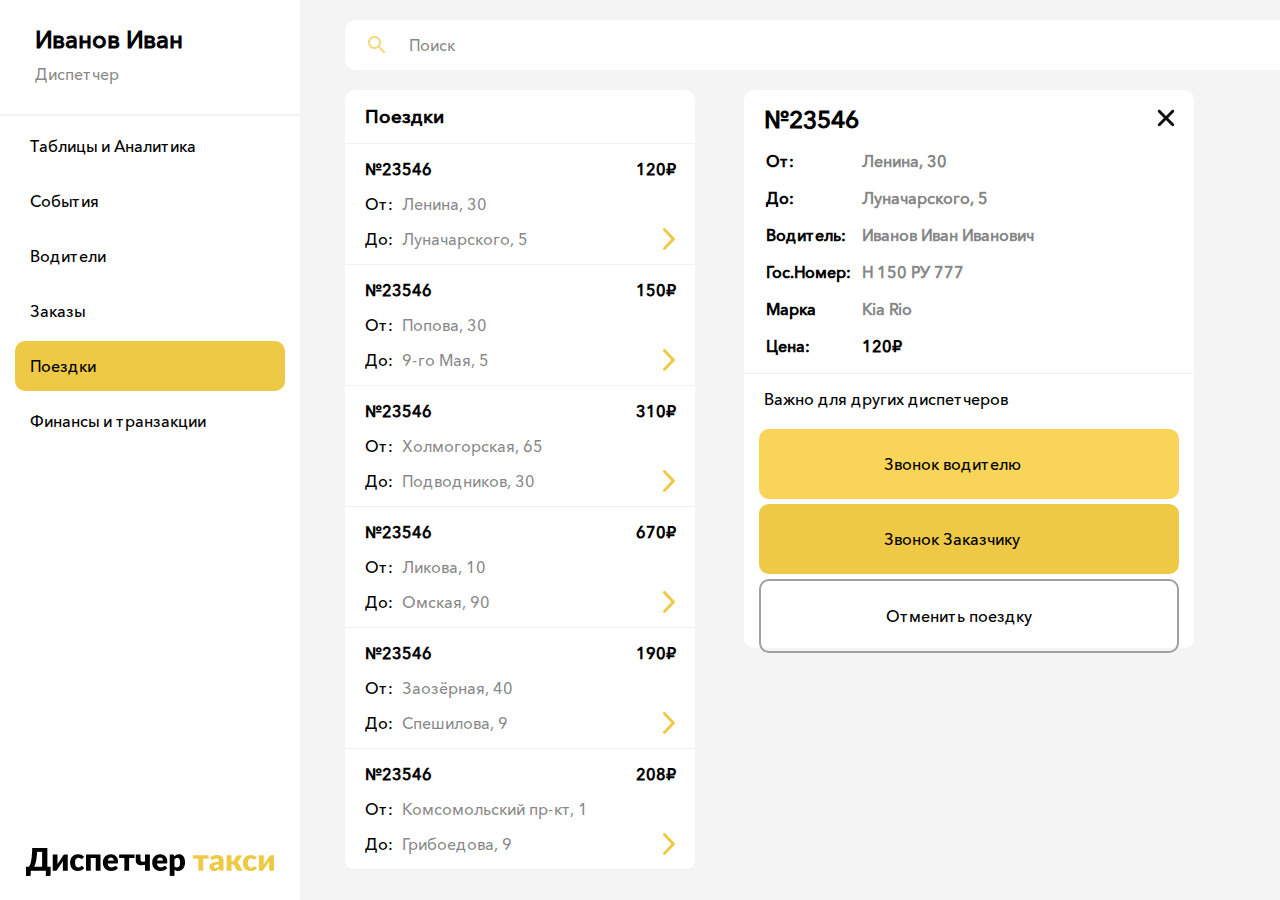
<file: index.html>
<!DOCTYPE html>
<html lang="en">
<head>
    <meta charset="UTF-8">
    <link rel="stylesheet" href="./Assets/travels.css">
    <title>Document</title>
</head>
<body class="position-relative">
    <div class="nav-bar position-relative section-color content-blocks inline-block">
        <div class="nav-bar-main-cell">
            <h2 class="nav-bar-main-title-paddings">Иванов Иван</h2>
            <p class="content-text nav-bar-main-title-paddings" style="padding-top: 10px;">Диспетчер</p>
        </div>
        <div id="tables_and_analicts" class="nav-bar-section-cell round-rect"><p>Таблицы и Аналитика</p></div>
        <div id="events" class="nav-bar-section-cell round-rect"><p>События</p></div>
        <div id="drivers" class="nav-bar-section-cell round-rect"><p>Водители</p></div>
        <div id="orders" class="nav-bar-section-cell round-rect"><p>Заказы</p></div>
        <div id="travels" class="nav-bar-section-cell round-rect"><p>Поездки</p></div>
        <div id="finance_and_transactions" class="nav-bar-section-cell round-rect"><p>Финансы и транзакции</p></div>
        
        <div class="logo">
            <img src="./Assets/images/Logo.png" alt="Logo">
        </div>
    </div><div class="travels-main-container content-blocks inline-block">
        <div class="section-color sections-margins search-box position-relative round-rect inline-block">
            <div class="inline-block search-text-and-ico-block">
                <div class="inline-block search-and-travels-padding search-icon"><img src="./Assets/images/search.png" alt="Поиск"></div>
                <div class="inline-block search-box-text-paddings"><p class="content-text">Поиск</p></div>
            </div>
            <div style="padding-left: 5px;" class="inline-block search-box-text-middle-vertical-align"><p>Фильтры</p></div>
        </div>

        <div class="section-color travels-section round-rect sections-margins inline-block">
            <div class="search-and-travels-padding travel-title-content-top-padding travels-title-padding-bottom"><h3>Поездки</h3></div>
            <div class="travels-top-border position-relative travels-title-padding-bottom">
                <div class="search-and-travels-padding travel-title-content-top-padding">
                    <div class="bold-text">
                        <p class="inline-block travel-id-price-padding">№23546</p>
                        <p class="inline-block">120₽</p>
                    </div>
                    <ul class="content-text">
                        <li class="nonsigned-list travel-title-content-top-padding"><span class="title-text">От:</span>Ленина, 30</li>
                        <li class="nonsigned-list travel-title-content-top-padding"><span class="title-text">До:</span>Луначарского, 5</li>
                    </ul>
                </div>
                <div class="travels-section-arrow"><img src="./Assets/images/Arrow.svg" alt="arrow"></div>
            </div>

            <div class="travels-top-border position-relative travels-title-padding-bottom">
                <div class="search-and-travels-padding travel-title-content-top-padding">
                    <div class="bold-text">
                        <p class="inline-block travel-id-price-padding">№23546</p>
                        <p class="inline-block">150₽</p>
                    </div>
                    <ul class="content-text">
                        <li class="nonsigned-list travel-title-content-top-padding"><span class="title-text">От:</span>Попова, 30</li>
                        <li class="nonsigned-list travel-title-content-top-padding"><span class="title-text">До:</span>9-го Мая, 5</li>
                    </ul>
                </div>
                <div class="travels-section-arrow"><img src="./Assets/images/Arrow.svg" alt="arrow"></div>
            </div>

            <div class="travels-top-border position-relative travels-title-padding-bottom">
                <div class="search-and-travels-padding travel-title-content-top-padding">
                    <div class="bold-text">
                        <p class="inline-block travel-id-price-padding">№23546</p>
                        <p class="inline-block">310₽</p>
                    </div>
                    <ul class="content-text">
                        <li class="nonsigned-list travel-title-content-top-padding"><span class="title-text">От:</span>Холмогорская, 65</li>
                        <li class="nonsigned-list travel-title-content-top-padding"><span class="title-text">До:</span>Подводников, 30</li>
                    </ul>
                </div>
                <div class="travels-section-arrow"><img src="./Assets/images/Arrow.svg" alt="arrow"></div>
            </div>

            <div class="travels-top-border position-relative travels-title-padding-bottom">
                <div class="search-and-travels-padding travel-title-content-top-padding">
                    <div class="bold-text">
                        <p class="inline-block travel-id-price-padding">№23546</p>
                        <p class="inline-block">670₽</p>
                    </div>
                    <ul class="content-text">
                        <li class="nonsigned-list travel-title-content-top-padding"><span class="title-text">От:</span>Ликова, 10</li>
                        <li class="nonsigned-list travel-title-content-top-padding"><span class="title-text">До:</span>Омская, 90</li>
                    </ul>
                </div>
                <div class="travels-section-arrow"><img src="./Assets/images/Arrow.svg" alt="arrow"></div>
            </div>

            <div class="travels-top-border position-relative travels-title-padding-bottom">
                <div class="search-and-travels-padding travel-title-content-top-padding">
                    <div class="bold-text">
                        <p class="inline-block travel-id-price-padding">№23546</p>
                        <p class="inline-block">190₽</p>
                    </div>
                    <ul class="content-text">
                        <li class="nonsigned-list travel-title-content-top-padding"><span class="title-text">От:</span>Заозёрная, 40</li>
                        <li class="nonsigned-list travel-title-content-top-padding"><span class="title-text">До:</span>Спешилова, 9</li>
                    </ul>
                </div>
                <div class="travels-section-arrow"><img src="./Assets/images/Arrow.svg" alt="arrow"></div>
            </div>

            <div id="last-travel" class="travels-top-border position-relative travels-title-padding-bottom">
                <div class="search-and-travels-padding travel-title-content-top-padding">
                    <div class="bold-text">
                        <p class="inline-block travel-id-price-padding">№23546</p>
                        <p class="inline-block">208₽</p>
                    </div>
                    <ul class="content-text">
                        <li class="nonsigned-list travel-title-content-top-padding"><span class="title-text">От:</span>Комсомольский пр-кт, 1</li>
                        <li class="nonsigned-list travel-title-content-top-padding"><span class="title-text">До:</span>Грибоедова, 9</li>
                    </ul>
                </div>
                <div class="travels-section-arrow"><img src="./Assets/images/Arrow.svg" alt="arrow"></div>
            </div>

        </div>

        <div class="section-color inline-block round-rect travel-preview-box sections-margins">
            <div>
                <div class="travel-title-content-top-padding search-and-travels-padding position-relative">
                    <div><h2>№23546</h2></div>
                    <div class="travel-preview-close"><img src="./Assets/images/Close.svg" alt="close"></div>
                </div>
                <table class="text-align-left">
                    <tr>
                        <th class="title-text travel-title-content-top-padding search-and-travels-padding">От:</th>
                        <th class="content-text travel-title-content-top-padding">Ленина, 30</th>
                    </tr>
                    <tr>
                        <th class="title-text travel-title-content-top-padding search-and-travels-padding">До:</th>
                        <th class="content-text travel-title-content-top-padding">Луначарского, 5</th>
                    </tr>
                    <tr>
                        <th class="title-text travel-title-content-top-padding search-and-travels-padding">Водитель:</th>
                        <th class="content-text travel-title-content-top-padding">Иванов Иван Иванович</th>
                    </tr>
                    <tr>
                        <th class="title-text travel-title-content-top-padding search-and-travels-padding">Гос.Номер:</th>
                        <th class="content-text travel-title-content-top-padding">Н 150 РУ 777</th>
                    </tr>
                    <tr>
                        <th class="title-text travel-title-content-top-padding search-and-travels-padding">Марка</th>
                        <th class="content-text travel-title-content-top-padding">Kia Rio</th>
                    </tr>
                    <tr>
                        <th class="title-text travel-title-content-top-padding search-and-travels-padding travels-title-padding-bottom">Цена:</th>
                        <th class="travel-title-content-top-padding travels-title-padding-bottom">120₽</th>
                    </tr>
                </table>
            </div>
            <div>
                <div>
                    <div class="search-and-travels-padding travel-title-content-top-padding travels-top-border travels-title-padding-bottom"><p>Важно для других диспетчеров</p></div>
                    <div></div>
                </div>
                <div class="preview-travel-section-cell round-rect options-preview-background-color1">
                    <p>Звонок водителю</p>
                </div>
                <div class="preview-travel-section-cell round-rect options-preview-background-color2">
                    <p>Звонок Заказчику</p>
                </div>
                <div class="preview-travel-section-cell round-rect options-preview-background-color3">
                    <p>Отменить поездку</p>
                </div>
            </div>
        </div>
    </div>
</body>
</html>
</file>
<file: Assets/travels.css>
@import "./fonts/avenirnextcyr-medium.css";

*,
*:after,
*:before {
	box-sizing: border-box;
	padding: 0;
	margin: 0;
}

body {
	width: 100vw;
	height: 100vh;
	font-family: "AvenirNextCyr-Medium";
}

.inline-block {
	display: inline-block;
}

.round-rect {
	border-radius: 10px;
}

.content-text {
	font-size: 12pt;
	color: #0000007a;
}

.title-text {
	color: #000000;
	padding-right: 10px;
}

.section-color {
	background-color: #ffffff;
}

.content-blocks {
	vertical-align: top;
	height: 100%;
}

.bold-text {
	font-weight: bold;
}

.nonsigned-list {
	list-style-type: none;
}

.position-relative {
	position: relative;
}

.text-align-left {
	text-align: left;
}

.nav-bar {
	width: 300px;
}

.nav-bar-main-title-paddings {
	padding-left: 35px;
}

.sections-margins {
	margin: 20px 45px 0 45px;
}

.nav-bar-main-cell {
	padding: 25px 0 30px 0;
	border-bottom: 2px solid #f1f1f1;
}

#travels {
	background-color: #eec946;
}

.nav-bar-section-cell:hover {
	background-color: #f8d559;
}

.nav-bar-section-cell {
	margin: 5px 15px;
	padding: 15px calc(100% - (200px + 10px + 10px + 15px)) 15px 15px;
}

.preview-travel-section-cell {
	margin: 5px 15px;
	padding: 25px calc((100% - 200px) / 2);
}

.logo {
	margin: 0 calc((100% - 248px) / 2);
	position: absolute;
	bottom: 20px;
}

.travels-main-container {
	width: calc(100% - 300px);
	background-color: #f4f4f4;
}

.search-box {
	width: 1289px;
}

.search-box-text-middle-vertical-align {
	margin: 15px 0;
}

.search-box-text-paddings {
	padding: 0 1080px 0 64px;
}

.search-icon {
	position: absolute;
	top: 13px;
}

.search-and-travels-padding {
	padding-left: 20px;
}

.search-text-and-ico-block {
	height: 30px;
	padding: 5px 0;
	border-right: 1px solid #f1f1f1;
}

.travels-section {
	width: 350px;
}

.travel-id-price-padding {
	padding-right: 200px;
}

.travel-title-content-top-padding {
	padding-top: 15px;
}

.travels-top-border {
	border-top: 1px solid #f1f1f1;
}

.travels-title-padding-bottom {
	padding-bottom: 15px;
}

.travels-section-arrow {
	position: absolute;
	right: 20px;
	bottom: 10px;
}

#last-travel {
	border-bottom: 1px solid #f1f1f1;
}

.travel-preview-box {
	width: 450px;
	height: 62%;
	margin-left: 0;
	vertical-align: top;
}

.travel-preview-close {
	position: absolute;
	top: 10px;
	right: 10px;
}

.options-preview-background-color1 {
	background-color: #f8d559;
}

.options-preview-background-color2 {
	background-color: #eec946;
}

.options-preview-background-color3 {
	border: 2px solid #a0a0a0;
}
</file>
